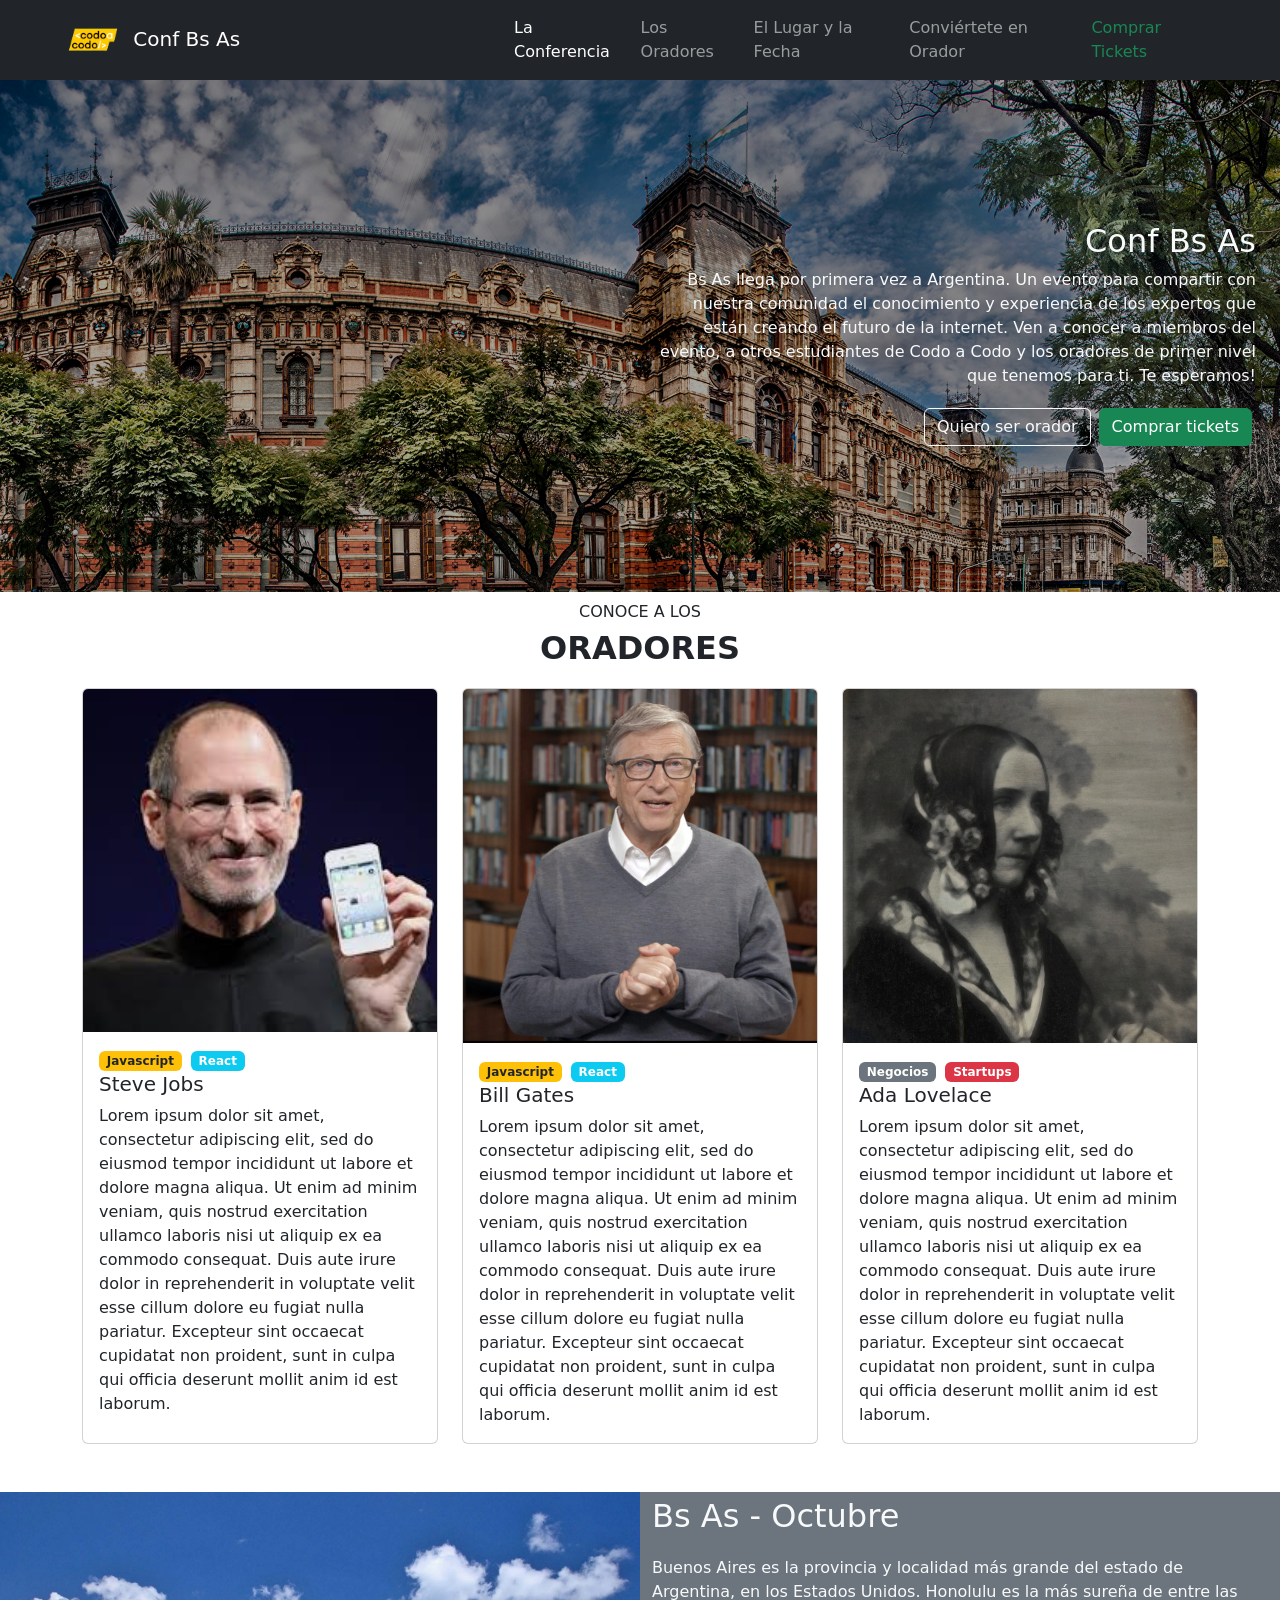
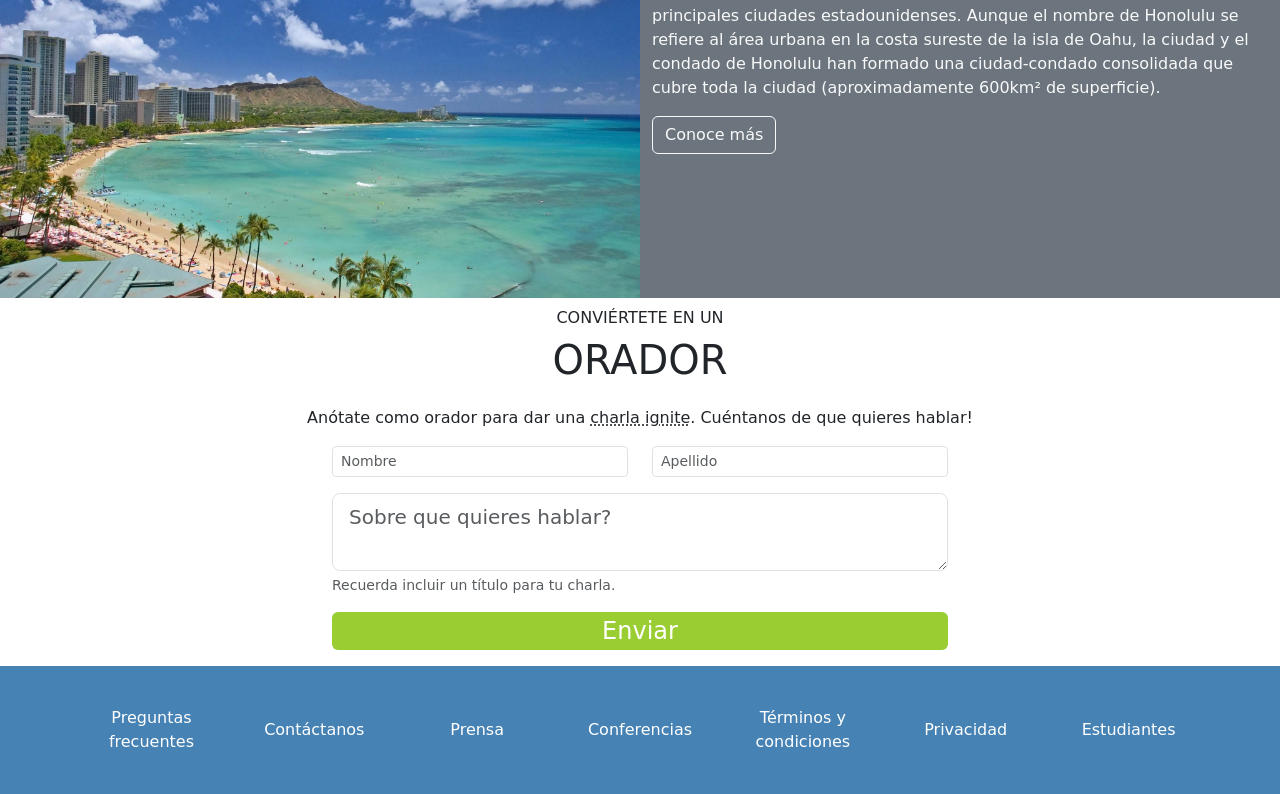
<file: tp-integrador/index.html>
<!DOCTYPE html>
<html>
<head>
    <meta charset="utf-8">
    <meta name="viewport" content="width=device-width, initial-scale=1">
    <link href="https://cdn.jsdelivr.net/npm/bootstrap@5.1.1/dist/css/bootstrap.min.css" rel="stylesheet" integrity="sha384-F3w7mX95PdgyTmZZMECAngseQB83DfGTowi0iMjiWaeVhAn4FJkqJByhZMI3AhiU" crossorigin="anonymous">
    <link rel="stylesheet" href="css/style.css">
    <title>Buenos Aires - Conf</title>
</head>
<body>
    <nav class="navbar navbar-expand-lg navbar-dark bg-dark">
        <div class="container-fluid mx-lg-5">
            <div>
                <button class="navbar-toggler" type="button" data-bs-toggle="collapse" data-bs-target="#listaHamburguesa">
                    <span class="navbar-toggler-icon"></span>
                </button>
                <a class="navbar-brand" href="#">
                    <img src="img/codoacodo.png" alt="logo codo a codo" class="img-fluid" width="15%" height="15%">
                    Conf Bs As
                </a>
            </div>
            <div class="collapse navbar-collapse justify-content-end" id="listaHamburguesa">
                <ul class="navbar-nav">
                    <li class="nav-item">
                        <a class="nav-link active" aria-current="page" href="#">La Conferencia</a>
                    </li>
                    <li class="nav-item">
                        <a class="nav-link" href="#">Los Oradores</a>
                    </li>
                    <li class="nav-item">
                        <a class="nav-link" href="#">El Lugar y la Fecha</a>
                    </li>
                    <li class="nav-item">
                        <a class="nav-link" href="#">Conviértete en Orador</a>
                    </li>
                    <li class="nav-item">
                        <a class="nav-link text-success" href="./layouts/tickets.html">Comprar Tickets</a>
                    </li>
                </ul>
            </div>
        </div>
    </nav>
    <div class="carousel slide carousel-fade" data-bs-ride="carousel">
        <div class="container-fluid delante-opaco">
            <div class="container w-50 h-100 float-end d-flex">
                <div class="my-auto">
                    <h1 class="text-light fs-2 text-end w-100">Conf Bs As</h1>
                    <p class="text-light fs-6 text-end d-none d-md-block">Bs As llega por primera vez a Argentina. Un
                        evento para
                        compartir con
                        nuestra comunidad
                        el
                        conocimiento y experiencia de los expertos que están creando el futuro de la internet.
                        Ven a
                        conocer a miembros del evento, a otros estudiantes de Codo a Codo y los oradores de
                        primer
                        nivel que tenemos para ti. Te esperamos!</p>
                    <a type="button" class="btn btn-success float-end m-1" href="./layouts/tickets.html">Comprar tickets</a>
                    <button type="button" class="btn btn-outline-light float-end m-1">Quiero ser orador</button>
                </div>
            </div>
        </div>
        <div class="carousel-inner fondo">
            <div class="carousel-item active carousel-item-start" data-bs-interval="400">
                <img src="img/ba1.jpg" class="d-block w-100" alt="Palacio de Aguas Corrientes">
            </div>
            <div class="carousel-item carousel-item-next carousel-item-start" data-bs-interval="400">
                <img src="img/ba2.jpg" class="d-block w-100" alt="Plaza de San Juan">
            </div>
            <div class="carousel-item" data-bs-interval="400">
                <img src="img/ba3.jpg" class="d-block w-100" alt="Obelisco de Buenos Aires">
            </div>
        </div>
    </div>
    <div class="container text-center text-uppercase">
        <p class="fs-6 mt-2">Conoce a los<br>
            <span class="fs-2 fw-bold">Oradores</span>
        </p>
    </div>
    <div class="container">
        <div class="row mb-5">
            <div class="col-md-4">
                <div class="card h-100">
                    <img class="card-img-top" src="img/steve.jpg" alt="Steve Jobs">
                    <div class="card-body">
                        <span class="badge bg-warning text-dark me-1">Javascript</span>
                        <span class="badge bg-info">React</span>
                        <h5 class="card-title">Steve Jobs</h5>
                        <p class="card-text">Lorem ipsum dolor sit amet, consectetur adipiscing elit, sed do eiusmod
                            tempor incididunt ut labore et dolore magna aliqua. Ut enim ad minim veniam, quis nostrud
                            exercitation ullamco laboris nisi ut aliquip ex ea commodo consequat. Duis aute irure dolor
                            in reprehenderit in voluptate velit esse cillum dolore eu fugiat nulla pariatur. Excepteur
                            sint occaecat cupidatat non proident, sunt in culpa qui officia deserunt mollit anim id est
                            laborum.</p>
                    </div>
                </div>
            </div>
            <div class="col-md-4">
                <div class="card">
                    <img class="card-img-top w-100" src="img/bill.jpg" alt="Bill Gates">
                    <div class="card-body">
                        <span class="badge bg-warning text-dark me-1">Javascript</span>
                        <span class="badge bg-info">React</span>
                        <h5 class="card-title">Bill Gates</h5>
                        <p class="card-text">Lorem ipsum dolor sit amet, consectetur adipiscing elit, sed do eiusmod
                            tempor incididunt ut labore et dolore magna aliqua. Ut enim ad minim veniam, quis nostrud
                            exercitation ullamco laboris nisi ut aliquip ex ea commodo consequat. Duis aute irure dolor
                            in reprehenderit in voluptate velit esse cillum dolore eu fugiat nulla pariatur. Excepteur
                            sint occaecat cupidatat non proident, sunt in culpa qui officia deserunt mollit anim id est
                            laborum.
                        </p>
                    </div>
                </div>
            </div>
            <div class="col-md-4">
                <div class="card">
                    <img class="card-img-top w-100" src="img/ada.jpeg" alt="Ada Lovelace">
                    <div class="card-body">
                        <span class="badge bg-secondary me-1">Negocios</span>
                        <span class="badge bg-danger">Startups</span>
                        <h5 class="card-title">Ada Lovelace</h5>
                        <p class="card-text">Lorem ipsum dolor sit amet, consectetur adipiscing elit, sed do eiusmod
                            tempor incididunt ut labore et dolore magna aliqua. Ut enim ad minim veniam, quis nostrud
                            exercitation ullamco laboris nisi ut aliquip ex ea commodo consequat. Duis aute irure dolor
                            in reprehenderit in voluptate velit esse cillum dolore eu fugiat nulla pariatur. Excepteur
                            sint occaecat cupidatat non proident, sunt in culpa qui officia deserunt mollit anim id est
                            laborum.
                        </p>
                    </div>
                </div>
            </div>
        </div>
    </div>
    <div class="container-fluid mt-0">
        <div class="row">
            <div class="col-6 g-0">
                <img src="img/honolulu.jpg" alt="honolulu" class="img-fluid">
            </div>
            <div class="col-6 bg-secondary">
                <p class="text-light fs-2 text-start w-100">Bs As - Octubre</p>
                <p class="text-light fw-light text-start d-none d-lg-block">Buenos Aires es la provincia y localidad más
                    grande del estado de Argentina, en los Estados Unidos. Honolulu es la más sureña de entre las
                    principales ciudades estadounidenses. Aunque el nombre de Honolulu se refiere al área urbana en la
                    costa sureste de la isla de Oahu, la ciudad y el condado de Honolulu han formado una ciudad-condado
                    consolidada que cubre toda la ciudad (aproximadamente 600km² de superficie).</p>
                <button type="button" class="btn btn-outline-light">Conoce más</button>
            </div>
        </div>
    </div>
    <div class="container text-center">
        <p class="fs-6 mt-2 text-uppercase">conviértete en un<br>
            <span class="fs-1">orador</span>
        </p>
        <p class="fs-6">Anótate como orador para dar una <span class="subrayado-punteado">charla ignite</span>.
            Cuéntanos de que quieres hablar!</p>
    </div>
    <div class="container w-50">
        <form>
            <div class="row">
                <div class="col-sm-12 col-md-6 mb-3">
                    <input type="text" class="form-control form-control-sm" id="nombre" placeholder="Nombre" required="">
                </div>
                <div class="col-sm-12 col-md-6 mb-3">
                    <input type="text" class="form-control form-control-sm" id="apellido" placeholder="Apellido" required="">
                </div>
                <div class="col-12">
                    <textarea class="form-control form-control-lg" id="hablaraDe" placeholder="Sobre que quieres hablar?" required=""></textarea>
                    <div class="form-text">Recuerda incluir un título para tu charla.</div>
                </div>
            </div>
            <button type="submit" class="btn verde w-100 fs-4 p-0 my-3">Enviar</button>
        </form>
    </div>
    <footer class="container-fluid azul">
        <div class="container h-100">
            <div class="row h-100 text-center text-light align-items-center justify-content-center">
                <div class="col"><a href="#">Preguntas frecuentes</a></div>
                <div class="col"><a href="#">Contáctanos</a></div>
                <div class="col"><a href="#">Prensa</a></div>
                <div class="col"><a href="#">Conferencias</a></div>
                <div class="col"><a href="#">Términos y condiciones</a></div>
                <div class="col"><a href="#">Privacidad</a></div>
                <div class="col"><a href="#">Estudiantes</a></div>
            </div>
        </div>
    </footer>
    <script src="https://cdn.jsdelivr.net/npm/bootstrap@5.1.1/dist/js/bootstrap.bundle.min.js" integrity="sha384-/bQdsTh/da6pkI1MST/rWKFNjaCP5gBSY4sEBT38Q/9RBh9AH40zEOg7Hlq2THRZ" crossorigin="anonymous"></script>


</body>

</html>
</file>
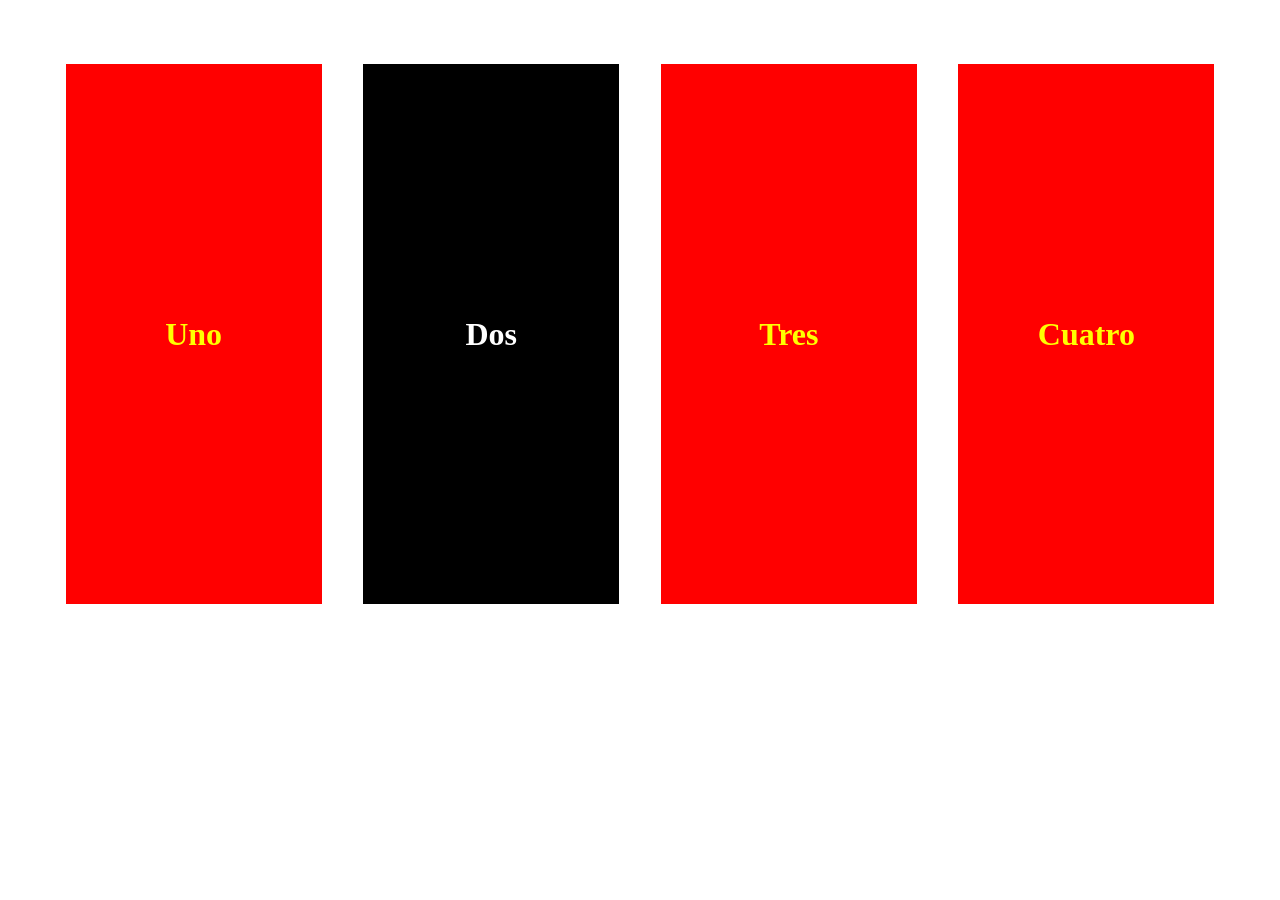
<file: css-unidad2/ejercicioCss.html>
<!DOCTYPE html>
<html>
<head>
	<meta charset="utf-8">
	<title>Codo a Codo</title>
	<link rel="stylesheet" type="text/css" href="style.css"></link>
</head>
<body>
	<div class="box-conteiner">
		<section class="box-red">
			<h2>Uno</h2>
		</section>
		<section class="box-black">
			<h2>Dos</h2>
		</section>
		<section class="box-red">
			<h2>Tres</h2>
		</section>
		<section class="box-red">
			<h2>Cuatro</h2>
		</section>
	</div>	
</body>
</html>
</file>
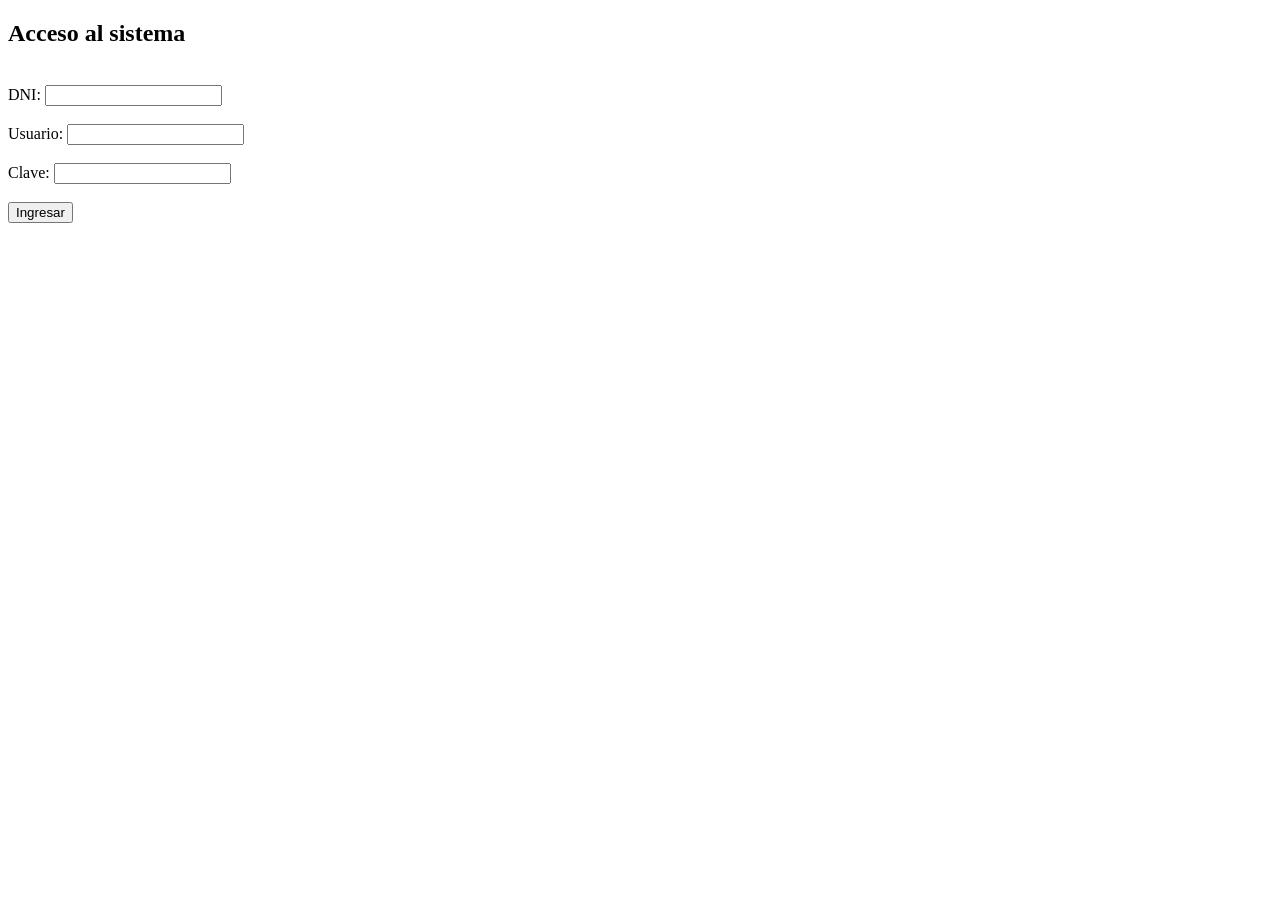
<file: html-unidad2/ejercicioForm.html>
<!DOCTYPE html>

<html>

<head>

	<meta charset="utf-8">

	<title>Codo a Codo</title>

</head>

<body>

	<form action="show-data.html" method="post">

		<h2>Acceso al sistema</h2>

		<br>

		<label>DNI: <input type="number" name="dni"></label>

		<br>

		<br>

		<label>Usuario: <input type="text" name="user" required></label>

		<br>

		<br>

		<label>Clave: <input type="password" name="password" required></label>

		<br>

		<br>

		<input type="submit" name="" value="Ingresar">

                <br>

                <br>

	</form>

</body>

</html>
</file>
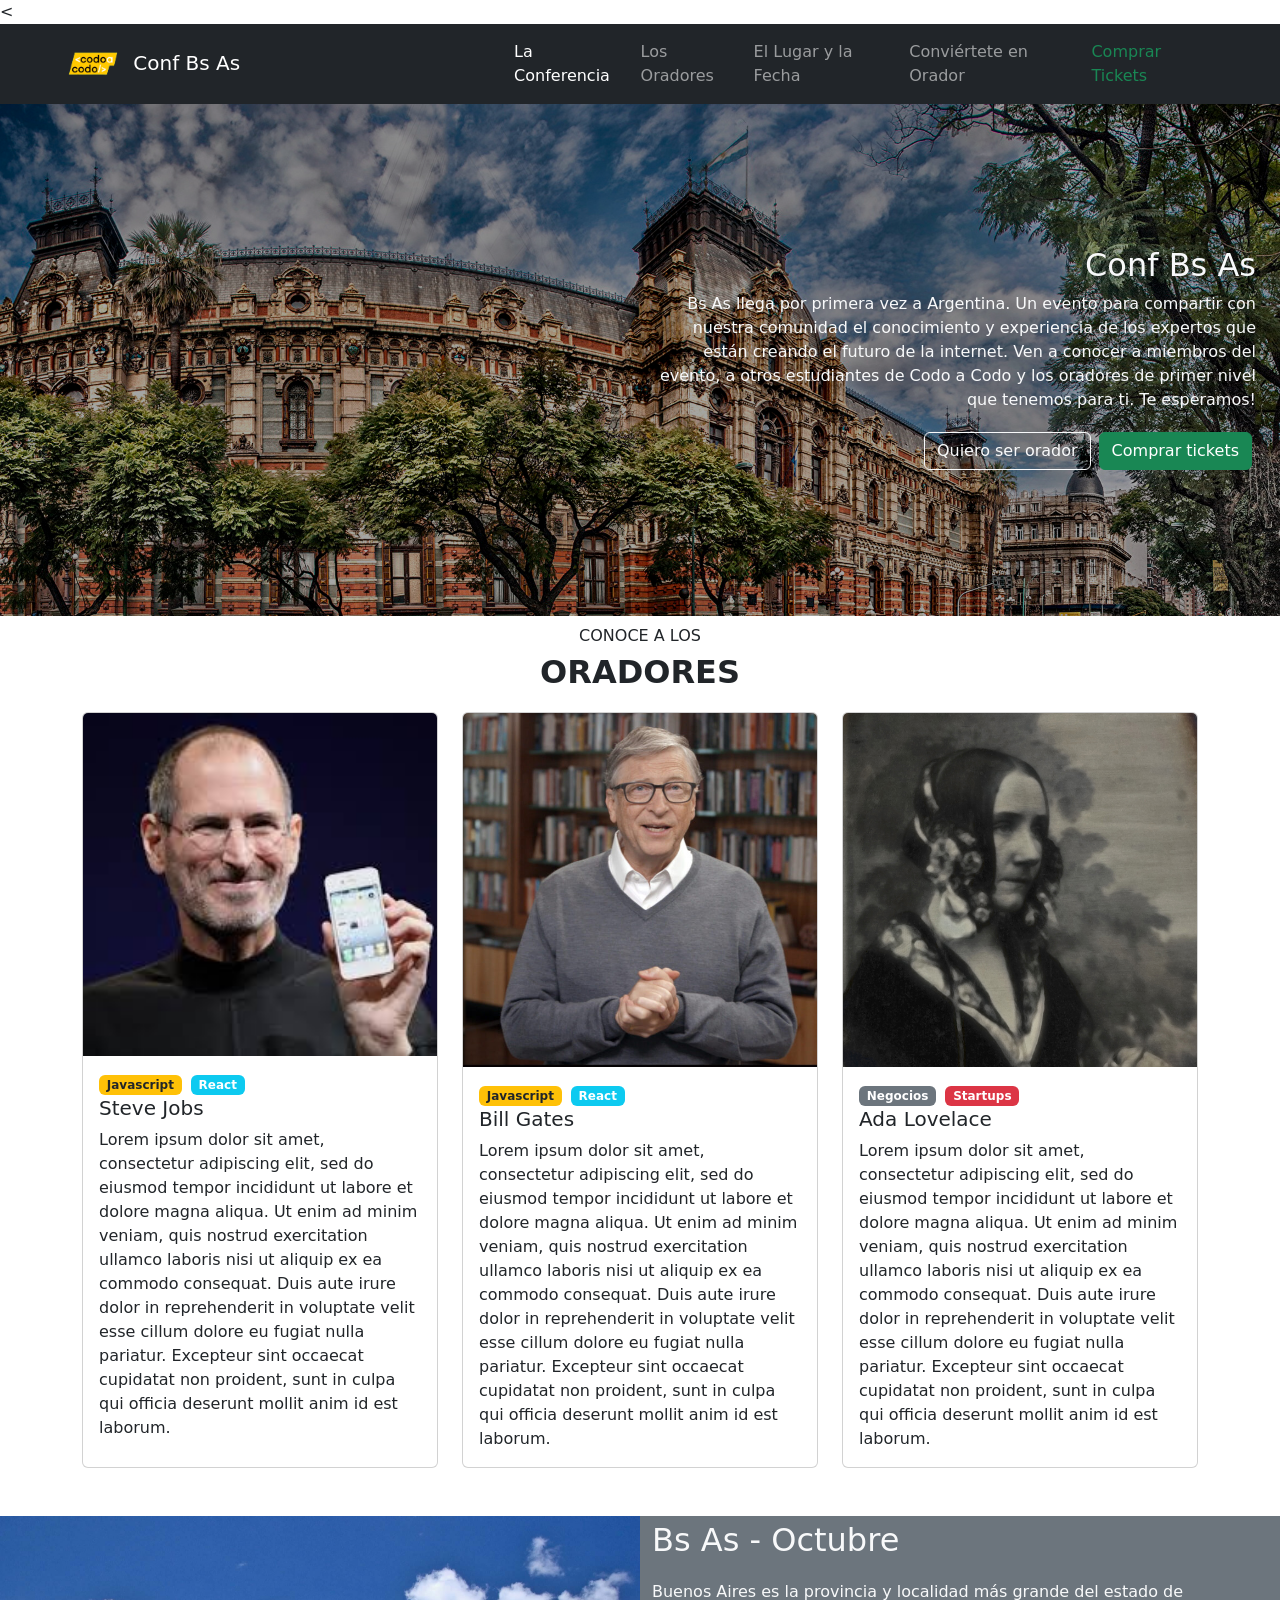
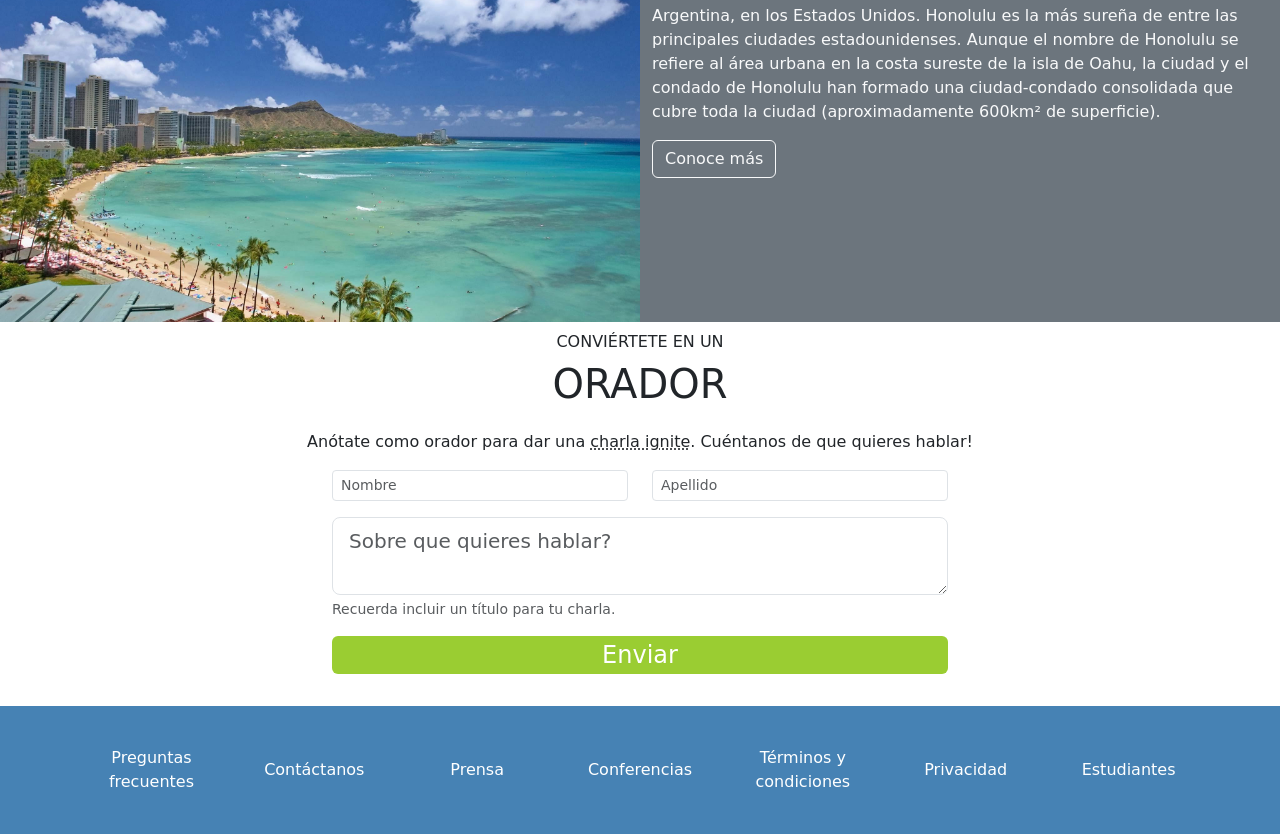
<file: trabajo practico integrador/tpIntegrador.html>
<<!DOCTYPE html>
<html>
<head>
    <meta charset="utf-8">
    <meta name="viewport" content="width=device-width, initial-scale=1">
    <meta name="author" content="Marcos Daniel Saguier">
    <!-- Bootstrap CSS -->
    <link href="https://cdn.jsdelivr.net/npm/bootstrap@5.1.1/dist/css/bootstrap.min.css" rel="stylesheet" integrity="sha384-F3w7mX95PdgyTmZZMECAngseQB83DfGTowi0iMjiWaeVhAn4FJkqJByhZMI3AhiU" crossorigin="anonymous">
    <link rel="stylesheet" href="css/style.css">
    <title>Buenos Aires - Conf</title>
</head>
<body>
    <nav class="navbar navbar-expand-lg navbar-dark bg-dark">
        <div class="container-fluid mx-lg-5">
            <div>
                <button class="navbar-toggler" type="button" data-bs-toggle="collapse" data-bs-target="#listaHamburguesa">
                    <span class="navbar-toggler-icon"></span>
                </button>
                <!--Fin Boton hamburguesa -->
                <!--Inicio Logo -->
                <a class="navbar-brand" href="#">
                    <img src="img/codoacodo.png" alt="logo codo a codo" class="img-fluid" width="15%" height="15%">
                    Conf Bs As
                </a>
            </div>
            <div class="collapse navbar-collapse justify-content-end" id="listaHamburguesa">
                <ul class="navbar-nav">
                    <li class="nav-item">
                        <a class="nav-link active" aria-current="page" href="#">La Conferencia</a>
                    </li>
                    <li class="nav-item">
                        <a class="nav-link" href="#">Los Oradores</a>
                    </li>
                    <li class="nav-item">
                        <a class="nav-link" href="#">El Lugar y la Fecha</a>
                    </li>
                    <li class="nav-item">
                        <a class="nav-link" href="#">Conviértete en Orador</a>
                    </li>
                    <li class="nav-item">
                        <a class="nav-link text-success" href="#">Comprar Tickets</a>
                    </li>
                </ul>
            </div>
        </div>
    </nav>
    <div class="carousel slide carousel-fade" data-bs-ride="carousel">
        <!-- Inicio texto -->
        <div class="container-fluid delante-opaco">
            <div class="container w-50 h-100 float-end d-flex">
                <div class="my-auto">
                    <h1 class="text-light fs-2 text-end w-100">Conf Bs As</h1>
                    <p class="text-light fs-6 text-end d-none d-md-block">Bs As llega por primera vez a Argentina. Un
                        evento para
                        compartir con
                        nuestra comunidad
                        el
                        conocimiento y experiencia de los expertos que están creando el futuro de la internet.
                        Ven a
                        conocer a miembros del evento, a otros estudiantes de Codo a Codo y los oradores de
                        primer
                        nivel que tenemos para ti. Te esperamos!</p>
                    <button type="button" class="btn btn-success float-end m-1">Comprar tickets</button>
                    <button type="button" class="btn btn-outline-light float-end m-1">Quiero ser orador</button>
                </div>
            </div>
        </div>
        <div class="carousel-inner fondo">
            <div class="carousel-item active carousel-item-start" data-bs-interval="400">
                <img src="img/ba1.jpg" class="d-block w-100" alt="Palacio de Aguas Corrientes">
            </div>
            <div class="carousel-item carousel-item-next carousel-item-start" data-bs-interval="400">
                <img src="img/ba2.jpg" class="d-block w-100" alt="Plaza de San Juan">
            </div>
            <div class="carousel-item" data-bs-interval="400">
                <img src="img/ba3.jpg" class="d-block w-100" alt="Obelisco de Buenos Aires">
            </div>
        </div>
    </div>
    <div class="container text-center text-uppercase">
        <p class="fs-6 mt-2">Conoce a los<br>
            <span class="fs-2 fw-bold">Oradores</span>
        </p>
    </div>
    <!-- Fin Titulo -->
    <!-- Inicio Cards -->
    <div class="container">
        <div class="row mb-5">
            <div class="col-md-4">
                <div class="card h-100">
                    <img class="card-img-top" src="img/steve.jpg" alt="Steve Jobs">
                    <div class="card-body">
                        <span class="badge bg-warning text-dark me-1">Javascript</span>
                        <span class="badge bg-info">React</span>
                        <h5 class="card-title">Steve Jobs</h5>
                        <p class="card-text">Lorem ipsum dolor sit amet, consectetur adipiscing elit, sed do eiusmod
                            tempor incididunt ut labore et dolore magna aliqua. Ut enim ad minim veniam, quis nostrud
                            exercitation ullamco laboris nisi ut aliquip ex ea commodo consequat. Duis aute irure dolor
                            in reprehenderit in voluptate velit esse cillum dolore eu fugiat nulla pariatur. Excepteur
                            sint occaecat cupidatat non proident, sunt in culpa qui officia deserunt mollit anim id est
                            laborum.</p>
                    </div>
                </div>
            </div>
            <div class="col-md-4">
                <div class="card">
                    <img class="card-img-top w-100" src="img/bill.jpg" alt="Bill Gates">
                    <div class="card-body">
                        <span class="badge bg-warning text-dark me-1">Javascript</span>
                        <span class="badge bg-info">React</span>
                        <h5 class="card-title">Bill Gates</h5>
                        <p class="card-text">Lorem ipsum dolor sit amet, consectetur adipiscing elit, sed do eiusmod
                            tempor incididunt ut labore et dolore magna aliqua. Ut enim ad minim veniam, quis nostrud
                            exercitation ullamco laboris nisi ut aliquip ex ea commodo consequat. Duis aute irure dolor
                            in reprehenderit in voluptate velit esse cillum dolore eu fugiat nulla pariatur. Excepteur
                            sint occaecat cupidatat non proident, sunt in culpa qui officia deserunt mollit anim id est
                            laborum.
                        </p>
                    </div>
                </div>
            </div>
            <div class="col-md-4">
                <div class="card">
                    <img class="card-img-top w-100" src="img/ada.jpeg" alt="Ada Lovelace">
                    <div class="card-body">
                        <span class="badge bg-secondary me-1">Negocios</span>
                        <span class="badge bg-danger">Startups</span>
                        <h5 class="card-title">Ada Lovelace</h5>
                        <p class="card-text">Lorem ipsum dolor sit amet, consectetur adipiscing elit, sed do eiusmod
                            tempor incididunt ut labore et dolore magna aliqua. Ut enim ad minim veniam, quis nostrud
                            exercitation ullamco laboris nisi ut aliquip ex ea commodo consequat. Duis aute irure dolor
                            in reprehenderit in voluptate velit esse cillum dolore eu fugiat nulla pariatur. Excepteur
                            sint occaecat cupidatat non proident, sunt in culpa qui officia deserunt mollit anim id est
                            laborum.
                        </p>
                    </div>
                </div>
            </div>
        </div>
    </div>
    <div class="container-fluid mt-0">
        <div class="row">
            <div class="col-6 g-0">
                <img src="img/honolulu.jpg" alt="honolulu" class="img-fluid">
            </div>
            <div class="col-6 bg-secondary">
                <p class="text-light fs-2 text-start w-100">Bs As - Octubre</p>
                <p class="text-light fw-light text-start d-none d-lg-block">Buenos Aires es la provincia y localidad más
                    grande del estado de Argentina, en los Estados Unidos. Honolulu es la más sureña de entre las
                    principales ciudades estadounidenses. Aunque el nombre de Honolulu se refiere al área urbana en la
                    costa sureste de la isla de Oahu, la ciudad y el condado de Honolulu han formado una ciudad-condado
                    consolidada que cubre toda la ciudad (aproximadamente 600km² de superficie).</p>
                <button type="button" class="btn btn-outline-light">Conoce más</button>
            </div>
        </div>
    </div>
    <div class="container text-center">
        <p class="fs-6 mt-2 text-uppercase">conviértete en un<br>
            <span class="fs-1">orador</span>
        </p>
        <p class="fs-6">Anótate como orador para dar una <span class="subrayado-punteado">charla ignite</span>.
            Cuéntanos de que quieres hablar!</p>
    </div>
    <div class="container w-50">
        <form>
            <div class="row">
                <div class="col-sm-12 col-md-6 mb-3">
                    <input type="text" class="form-control form-control-sm" id="nombre" placeholder="Nombre" required="">
                </div>
                <div class="col-sm-12 col-md-6 mb-3">
                    <input type="text" class="form-control form-control-sm" id="apellido" placeholder="Apellido" required="">
                </div>
                <div class="col-12">
                    <textarea class="form-control form-control-lg" id="hablaraDe" placeholder="Sobre que quieres hablar?" required=""></textarea>
                    <div class="form-text">Recuerda incluir un título para tu charla.</div>
                </div>
            </div>
            <button type="submit" class="btn verde w-100 fs-4 p-0 my-3">Enviar</button>
        </form>
    </div>
    <footer class="container-fluid azul">
        <div class="container h-100">
            <div class="row h-100 text-center text-light align-items-center justify-content-center">
                <div class="col"><a href="#">Preguntas frecuentes</a></div>
                <div class="col"><a href="#">Contáctanos</a></div>
                <div class="col"><a href="#">Prensa</a></div>
                <div class="col"><a href="#">Conferencias</a></div>
                <div class="col"><a href="#">Términos y condiciones</a></div>
                <div class="col"><a href="#">Privacidad</a></div>
                <div class="col"><a href="#">Estudiantes</a></div>
            </div>
        </div>
    </footer>
    <script src="https://cdn.jsdelivr.net/npm/bootstrap@5.1.1/dist/js/bootstrap.bundle.min.js" integrity="sha384-/bQdsTh/da6pkI1MST/rWKFNjaCP5gBSY4sEBT38Q/9RBh9AH40zEOg7Hlq2THRZ" crossorigin="anonymous"></script>


</body>

</html>
</file>
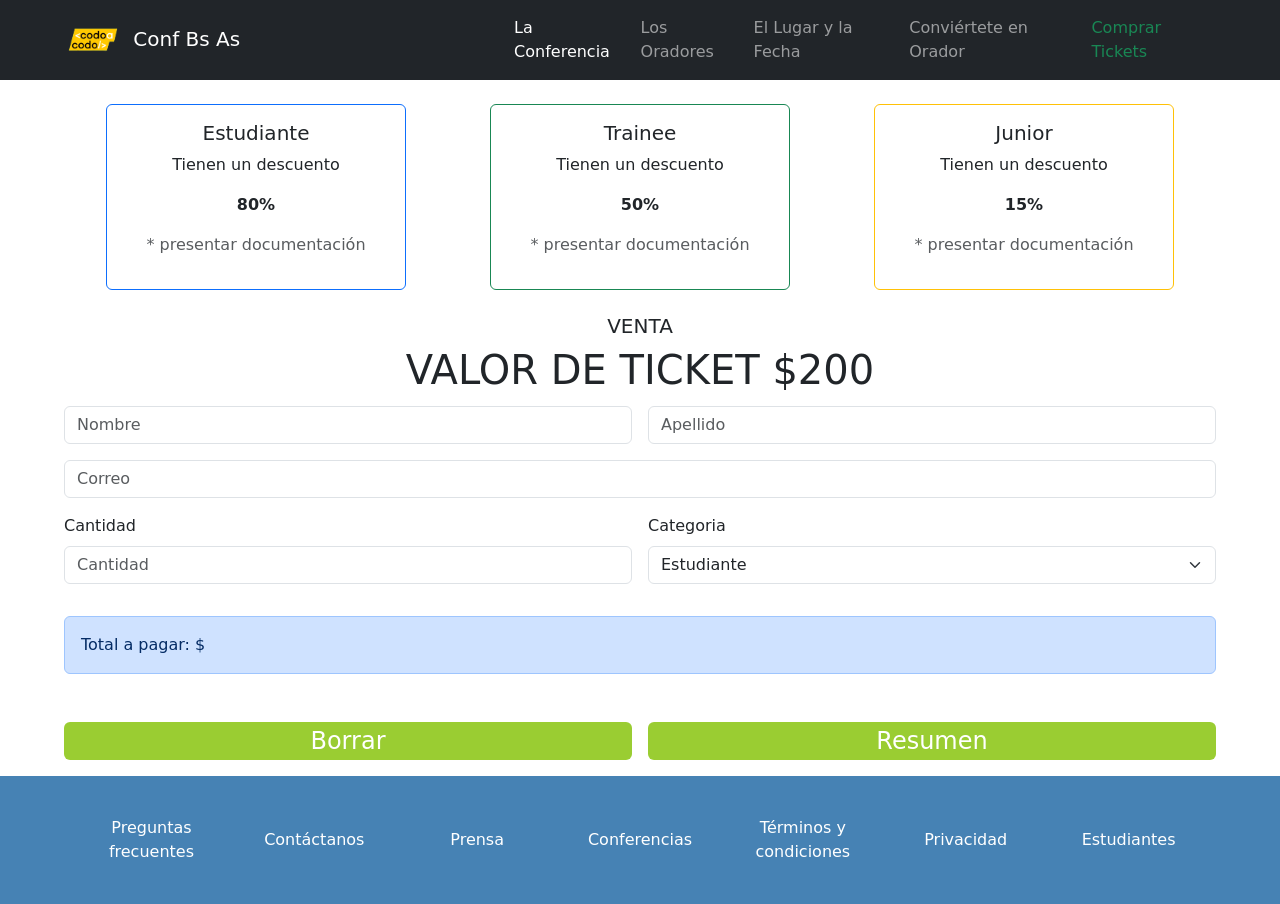
<file: tp-integrador/layouts/tickets.html>
<!DOCTYPE html>
<html>
<head>
	<meta charset="utf-8">
	<meta name="viewport" content="width=device-width, initial-scale=1">
    <link href="https://cdn.jsdelivr.net/npm/bootstrap@5.1.1/dist/css/bootstrap.min.css" rel="stylesheet" integrity="sha384-F3w7mX95PdgyTmZZMECAngseQB83DfGTowi0iMjiWaeVhAn4FJkqJByhZMI3AhiU" crossorigin="anonymous">
    <link rel="stylesheet" href="../css/ticketsStyle.css">
    <title>Comprar Tickets</title>
</head>
<body>
	<nav class="navbar navbar-expand-lg navbar-dark bg-dark">
        <div class="container-fluid mx-lg-5">
            <div>
                <button class="navbar-toggler" type="button" data-bs-toggle="collapse" data-bs-target="#listaHamburguesa">
                    <span class="navbar-toggler-icon"></span>
                </button>
                <a class="navbar-brand" href="../index.html">
                    <img src="../img/codoacodo.png" alt="logo codo a codo" class="img-fluid" width="15%" height="15%">
                    Conf Bs As
                </a>
            </div>
            <div class="collapse navbar-collapse justify-content-end" id="listaHamburguesa">
                <ul class="navbar-nav">
                    <li class="nav-item">
                        <a class="nav-link active" aria-current="page" href="#">La Conferencia</a>
                    </li>
                    <li class="nav-item">
                        <a class="nav-link" href="#">Los Oradores</a>
                    </li>
                    <li class="nav-item">
                        <a class="nav-link" href="#">El Lugar y la Fecha</a>
                    </li>
                    <li class="nav-item">
                        <a class="nav-link" href="#">Conviértete en Orador</a>
                    </li>
                    <li class="nav-item">
                        <a class="nav-link text-success" href="./layouts/tickets.html">Comprar Tickets</a>
                    </li>
                </ul>
            </div>
        </div>
    </nav>
	<main>
        <section class="entradas">
            <div class="ticket">
                <div class="card border border-primary">
                    <div class="card-body text-center">
                        <h5 class="card-title">Estudiante</h5>
                        <p class="card-text">Tienen un descuento</p>
                        <p class="fw-bold">80%</p>
                        <p class=" text-muted">* presentar documentación</p>
                    </div>
                </div>
            </div>
            <div class=" ticket">
                <div class="card border border-success">
                    <div class="card-body text-center">
                        <h5 class="card-title">Trainee</h5>
                        <p class="card-text">Tienen un descuento</p>
                        <p class="fw-bold">50%</p>
                        <p class=" text-muted">* presentar documentación</p>
                    </div>
                </div>
            </div>
            <div class="ticket">
                <div class="card border border-warning">
                    <div class="card-body text-center">
                        <h5 class="card-title">Junior</h5>
                        <p class="card-text">Tienen un descuento</p>
                        <p class="fw-bold">15%</p>
                        <p class=" text-muted">* presentar documentación</p>
                    </div>
                </div>
            </div>
        </section>

        <section class="venta">
            <div class="venta-title">
                <h5>VENTA</h5>
                <h1>VALOR DE TICKET $200</h1>
            </div>
            <form action="">
                <div class="row g-3">
                    <div class="col-md-6">
                        <input type="text" class="form-control" id="exampleFormControlInput1" placeholder="Nombre">
                    </div>
                    <div class="col-md-6">
                        <input type="text" class="form-control" id="exampleFormControlInput1" placeholder="Apellido">
                    </div>
                    <div class="col-md-12">
                        <input type="email" class="form-control" name="email" id="email" placeholder="Correo">
                    </div>
                    <div class="col-md-6">
                        <label for="cantidad" class="form-label">Cantidad</label>
                        <input type="number" class="form-control" id="cantidad" placeholder="Cantidad">
                    </div>
                    <div class="col-md-6">
                        <label for="categoria" class="form-label">Categoria</label>
                        <select class="form-select" aria-label="Default select example" name="Estudiante"
                            id="categoria">
                            <option value="0.20" selected>Estudiante</option>
                            <option value="0.50">Trainee</option>
                            <option value="0.85">Junior</option>
                        </select>
                    </div>
                    <div class="col-md-12">
                        <div class="alert alert-primary mt-3" role="alert" id="resumen">
                            Total a pagar: $
                        </div>
                    </div>
                    <div class="col-md-6 d-grid gap-0">
                        <button class="btn verde w-100 fs-4 p-0 my-3" type="reset">Borrar</button>
                    </div>
                    <div class="col-md-6 d-grid gap-0">
                        <button type="submit" class="btn verde w-100 fs-4 p-0 my-3" onclick="totalAPagar()">Resumen</button>
                    </div>
                </div>
            </form>
        </section>
    </main>
    <footer class="container-fluid azul">
        <div class="container h-100">
            <div class="row h-100 text-center text-light align-items-center justify-content-center">
                <div class="col"><a href="#">Preguntas frecuentes</a></div>
                <div class="col"><a href="#">Contáctanos</a></div>
                <div class="col"><a href="#">Prensa</a></div>
                <div class="col"><a href="#">Conferencias</a></div>
                <div class="col"><a href="#">Términos y condiciones</a></div>
                <div class="col"><a href="#">Privacidad</a></div>
                <div class="col"><a href="#">Estudiantes</a></div>
            </div>
        </div>
    </footer>
    <script src="https://cdn.jsdelivr.net/npm/bootstrap@5.1.1/dist/js/bootstrap.bundle.min.js" integrity="sha384-/bQdsTh/da6pkI1MST/rWKFNjaCP5gBSY4sEBT38Q/9RBh9AH40zEOg7Hlq2THRZ" crossorigin="anonymous"></script>
    <script src="../script/script.js"></script>

</body>
</html>
</file>
<file: tp-integrador/css/style.css>
.carousel-inner {
    max-height: 40vmax;
}

.delante-opaco {
    position: absolute;
    width: 100%;
    height: 100%;
    background-color: rgba(0, 0, 0, 0.35);
    z-index: 1;
}

.fondo {
    position: relative;
    z-index: 0;
}

.badge {
    font-weight: bold;
}

.subrayado-punteado {

    text-decoration-line: underline;
    text-decoration-style: dotted;
}

.verde {
    background-color: yellowgreen;
    color: white;
}

.verde:hover {
    background-color: green;
    color: white;
}

.azul {
    background-color: steelblue;
    height: 8em;
}

footer a {
    text-decoration: none;
    color: white;
}
</file>
<file: css-unidad2/style.css>
* {
	padding: 0;
	margin: 0;
	box-sizing: border-box;
}
.box-conteiner {
	padding: 5vw 24px;
	display: flex;
	justify-content: space-evenly;
}
.box-red {
	display: flex;
	width: 20vw;
	height: 60vh;
	background-color: rgb(255, 0, 0);
	color: rgb(255, 255, 0);
}
.box-black {
	display: flex;
	width: 20vw;
	height: 60vh;
	background-color: rgb(0, 0, 0);
	color: rgb(255, 255, 255);
}
h2 {
	font-size: 32px;
	align-self: center;
	margin: auto;	
}
</file>
<file: trabajo practico integrador/css/style.css>
.carousel-inner {
    max-height: 40vmax;
}

.delante-opaco {
    position: absolute;
    width: 100%;
    height: 100%;
    background-color: rgba(0, 0, 0, 0.35);
    z-index: 1;
}

.fondo {
    position: relative;
    z-index: 0;
}

.badge {
    font-weight: bold;
}

.subrayado-punteado {

    text-decoration-line: underline;
    text-decoration-style: dotted;
}

.verde {
    background-color: yellowgreen;
    color: white;
}

.verde:hover {
    background-color: green;
    color: white;
}

.azul {
    background-color: steelblue;
    height: 8em;
}

footer a {
    text-decoration: none;
    color: white;
}
</file>
<file: tp-integrador/css/ticketsStyle.css>
.delante-opaco {
    position: absolute;
    width: 100%;
    height: 100%;
    background-color: rgba(0, 0, 0, 0.35);
    z-index: 1;
}

.fondo {
    position: relative;
    z-index: 0;
}

.badge {
    font-weight: bold;
}

.subrayado-punteado {

    text-decoration-line: underline;
    text-decoration-style: dotted;
}

.verde {
    background-color: yellowgreen;
    color: white;
}

.verde:hover {
    background-color: green;
    color: white;
}

.azul {
    background-color: steelblue;
    height: 8em;
}

footer a {
    text-decoration: none;
    color: white;
}

main {
    width: 90%;
    display: flex;
    flex-direction: column;
    margin: auto;

}
.entradas {
    margin-top: 24px;
    display: flex;
    flex-wrap: wrap;
    justify-content: space-between;
    width: 100%;
    margin-top: 12px;

}
.ticket {
    margin: 12px auto;
    width: 300px;   
}
.venta-title {
    text-align: center;
    margin-top: 12px;
    margin-bottom: 12px;
}
</file>
